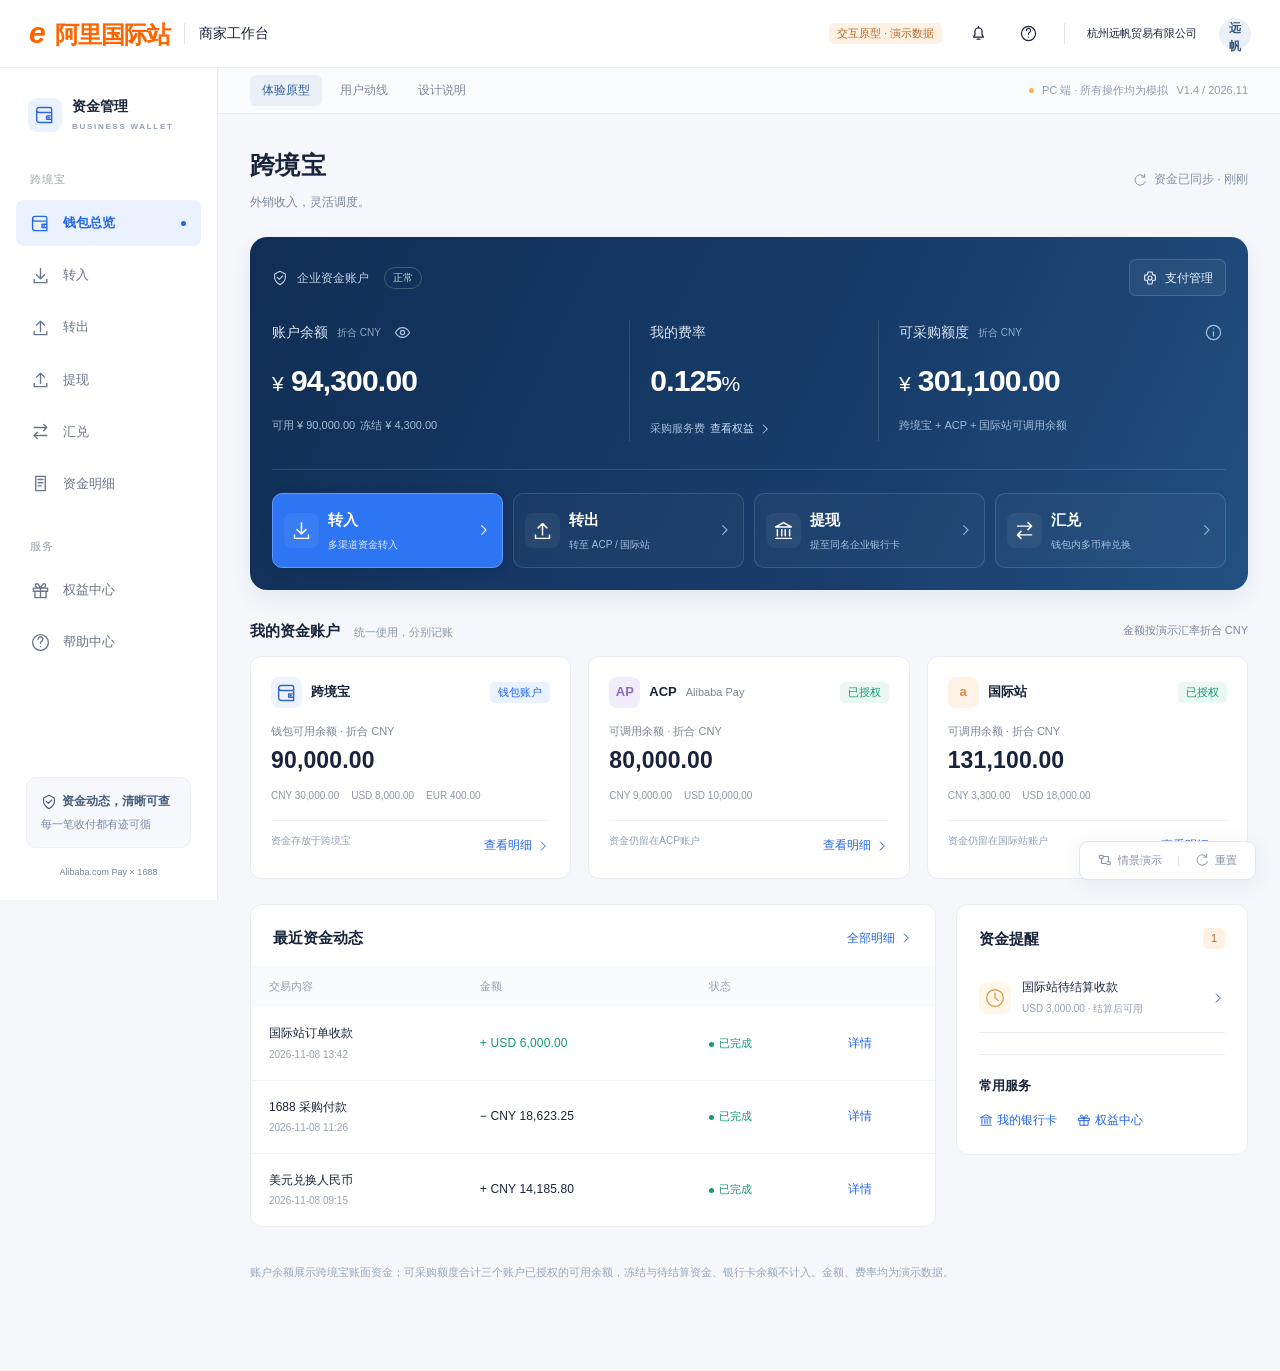
<file: index.html>
<!doctype html>
<html lang="zh-CN">
<head><meta charset="UTF-8"><meta name="viewport" content="width=device-width, initial-scale=1.0"><meta name="theme-color" content="#163a6b"><title>跨境宝 · 外销内采钱包</title><meta name="description" content="阿里国际站外销内采钱包桌面交互原型，包含完整用户动线与异常状态。"><link rel="stylesheet" href="styles.css?v=1.4"></head>
<body><div id="app"></div><div id="overlay"></div><div id="toast" role="status" aria-live="polite"></div><script src="model.js?v=1.4"></script><script src="app.js?v=1.4"></script></body>
</html>
</file>
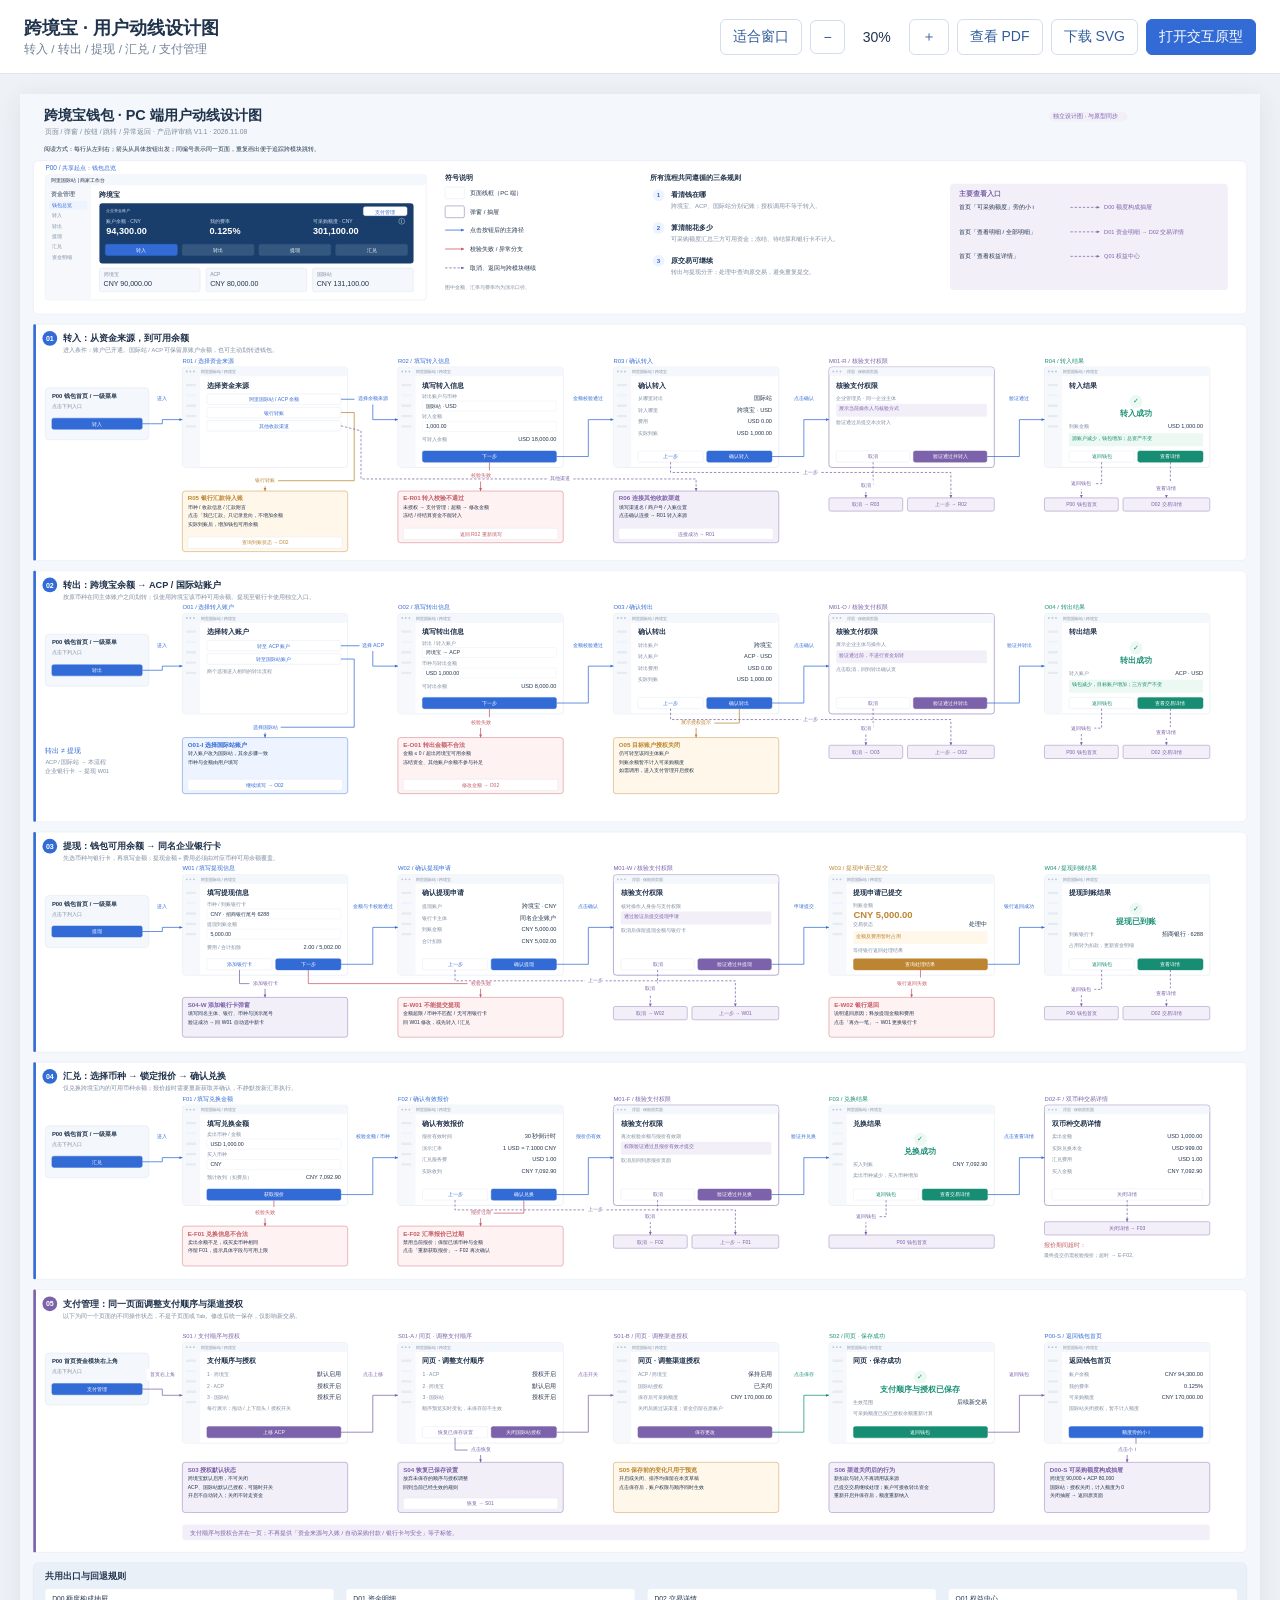
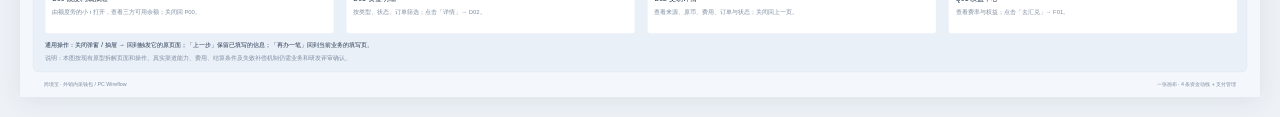
<file: wireflow.html>
<!doctype html>
<html lang="zh-CN">
<head>
<meta charset="UTF-8"><meta name="viewport" content="width=device-width, initial-scale=1.0">
<title>跨境宝 · 用户动线设计图</title>
<style>
*{box-sizing:border-box}body{margin:0;background:#eef2f7;color:#20334c;font:14px -apple-system,BlinkMacSystemFont,"PingFang SC","Microsoft YaHei",sans-serif}header{position:sticky;top:0;z-index:2;background:#fff;border-bottom:1px solid #dce4ef;padding:16px 24px;display:flex;align-items:center;gap:16px;flex-wrap:wrap}h1{font-size:18px;margin:0}small{color:#738299}.controls{margin-left:auto;display:flex;gap:8px;align-items:center;flex-wrap:wrap}button,a{font:inherit;text-decoration:none;border:1px solid #d3ddec;border-radius:6px;padding:8px 12px;background:white;color:#335e9c;cursor:pointer}button:hover,a:hover{background:#edf4ff}.primary{background:#336bd6;color:white;border-color:#336bd6}.primary:hover{background:#295cbf}#canvas{overflow:auto;padding:20px;min-height:calc(100vh - 80px)}#diagram{display:block;max-width:none;box-shadow:0 4px 24px #20334c15}#zoom{font-variant-numeric:tabular-nums;min-width:48px;text-align:center}@media(max-width:700px){header{padding:12px}.controls{margin-left:0}#canvas{padding:8px}}
</style>
</head>
<body>
<header><div><h1>跨境宝 · 用户动线设计图</h1><small>转入 / 转出 / 提现 / 汇兑 / 支付管理</small></div><div class="controls"><button id="fit">适合窗口</button><button id="minus" aria-label="缩小">−</button><span id="zoom" aria-live="polite"></span><button id="plus" aria-label="放大">＋</button><a href="wireflow.pdf" target="_blank" rel="noopener">查看 PDF</a><a href="wireflow.svg" download>下载 SVG</a><a class="primary" href="./">打开交互原型</a></div></header>
<main id="canvas"><img id="diagram" src="wireflow.svg" alt="跨境宝钱包 PC 端用户动线设计图，展示页面、按钮连线、弹窗和异常返回路径"></main>
<script>
const diagram=document.getElementById('diagram'),canvas=document.getElementById('canvas'),zoom=document.getElementById('zoom');let scale=.3,fitMode=true;
function render(){diagram.style.width=Math.round(4200*scale)+'px';zoom.textContent=Math.round(scale*100)+'%'}
function fit(){fitMode=true;scale=Math.max(.08,Math.min(1,(canvas.clientWidth-(innerWidth<700?16:40))/4200));render()}
document.getElementById('fit').onclick=fit;document.getElementById('plus').onclick=()=>{fitMode=false;scale=Math.min(2,scale*1.25);render()};document.getElementById('minus').onclick=()=>{fitMode=false;scale=Math.max(.08,scale/1.25);render()};addEventListener('resize',()=>{if(fitMode)fit()});fit();
</script>
</body></html>
</file>
<file: styles.css>
:root{--ink:#18243b;--muted:#7b879a;--blue:#2466e8;--navy:#183a66;--line:#e9edf3;--bg:#f5f7fb;--green:#179875;--orange:#ee7a30;--red:#d94b52;--radius:14px}*{box-sizing:border-box}body{margin:0;font-family:Inter,-apple-system,BlinkMacSystemFont,"Segoe UI","PingFang SC","Microsoft YaHei",sans-serif;color:var(--ink);background:var(--bg);font-size:14px;line-height:1.55}button,input,select,textarea{font:inherit}button{cursor:pointer}button,a,input,select,textarea{outline-offset:4px}button{border:0;background:none;color:inherit}button:disabled{opacity:.45;cursor:not-allowed}a{color:var(--blue)}h1,h2,h3,h4,p{margin:0}h1{font-size:25px;letter-spacing:.4px;font-weight:650}h2{font-size:18px;font-weight:650}h3{font-size:16px;font-weight:600}h4{font-size:14px}p{line-height:1.8}svg{width:20px;height:20px;fill:none;stroke:currentColor;stroke-width:1.7;stroke-linecap:round;stroke-linejoin:round;flex:none}.topbar{height:68px;background:white;display:flex;align-items:center;justify-content:space-between;padding:0 29px;border-bottom:1px solid var(--line);position:fixed;inset:0 0 auto;z-index:20}.brand{display:flex;align-items:center;gap:14px;font-size:14px}.brandmark{font-size:24px;letter-spacing:-1px;font-weight:800;color:#ff6400}.brandmark em{font-style:italic;font-size:30px;margin-right:5px}.divider{width:1px;height:21px;background:#e1e5ed}.topright{display:flex;align-items:center;gap:22px}.tag{display:inline-flex;align-items:center;gap:5px;font-size:11px;padding:3px 8px;border-radius:5px;background:#eff4fc;color:#60748e;line-height:1.4;white-space:nowrap}.tag.green{background:#eaf7f2;color:var(--green)}.tag.orange{background:#fff1e4;color:#ba6a23}.tag.red{background:#fdeef0;color:var(--red)}.tag.blue{background:#eaf1ff;color:var(--blue)}.avatar{display:grid;place-items:center;width:32px;height:32px;border-radius:50%;color:#3b5a7e;background:#eaf0f8;font-size:12px;font-weight:600}.sidebar{position:fixed;left:0;top:68px;bottom:0;background:#fff;border-right:1px solid var(--line);width:218px;padding:28px 16px 20px;display:flex;flex-direction:column;z-index:10}.workspace{display:flex;align-items:center;gap:10px;padding:0 12px 25px}.workspace .square{width:34px;height:34px;border-radius:9px;background:#eaf1ff;color:#3166d5;display:grid;place-items:center}.eyebrow{font-size:10px;color:#94a0b3;text-transform:uppercase;letter-spacing:1.7px;font-weight:600}.navsection{padding:13px 14px 9px;font-size:11px;color:#9aa4b4;letter-spacing:1px}.navitem{display:flex;gap:13px;align-items:center;width:100%;padding:13px 15px;border-radius:8px;font-size:13px;color:#69758a;margin:3px 0;text-align:left;transition:.16s}.navitem svg{width:19px;height:19px}.navitem:hover{background:#f4f7fc;color:#294665}.navitem.active{background:#eaf1ff;color:var(--blue);font-weight:600}.navitem.active:after{content:'';width:5px;height:5px;background:var(--blue);border-radius:50%;margin-left:auto}.sidebottom{margin-top:auto;padding:15px 10px 0}.sidehelp{padding:14px;background:#f6f8fc;border:1px solid #edf1f7;border-radius:10px;font-size:11px;color:#7b8ca5}.sidehelp b{display:block;color:#465c7c;font-size:12px;margin-bottom:5px}.proto{position:fixed;top:68px;left:218px;right:0;height:46px;background:#fbfcfe;border-bottom:1px solid var(--line);display:flex;align-items:center;justify-content:space-between;padding:0 32px;z-index:15;font-size:12px}.prototabs{display:flex;gap:6px;height:100%;align-items:center}.prototabs button{padding:6px 12px;border-radius:6px;color:#7c889a;font-size:12px}.prototabs button.active{color:#315d9a;background:#eaf0f8}.protohint{display:flex;gap:8px;align-items:center;color:#909caf;font-size:11px}.dot{width:5px;height:5px;display:inline-block;border-radius:50%;background:#f3b44a}.main{margin-left:218px;padding:146px 32px 90px;max-width:1900px}.pagehead{display:flex;justify-content:space-between;align-items:center;margin-bottom:24px}.pagehead p{font-size:12px;color:var(--muted);margin-top:7px}.headright{display:flex;gap:12px;align-items:center;font-size:11px;color:var(--muted)}.btn{border:1px solid #dfe5ef;border-radius:7px;background:white;padding:9px 17px;display:inline-flex;align-items:center;justify-content:center;gap:7px;font-size:12px;font-weight:500;white-space:nowrap;min-height:37px;transition:.15s}.btn:hover{border-color:#a4bee8;background:#f7faff}.btn.primary{background:var(--blue);border-color:var(--blue);color:white;box-shadow:0 2px 4px #2466e818}.btn.primary:hover{background:#1855cf}.btn.light{background:#ffffff1a;border-color:#ffffff42;color:white}.btn.danger{color:var(--red);border-color:#f0c7cd}.btn svg{width:16px;height:16px}.btn.small{padding:6px 11px;min-height:30px;font-size:11px}.textbtn{color:var(--blue);font-size:12px;padding:3px 0;display:inline-flex;gap:4px;align-items:center}.textbtn svg{width:14px;height:14px}.iconbtn{display:inline-flex;align-items:center;justify-content:center;width:28px;height:28px;border-radius:5px}.iconbtn:hover{background:#eef3f9}.iconbtn svg{width:17px;height:17px}.muted{color:var(--muted)}.tiny{font-size:11px}.green{color:var(--green)}.orange{color:var(--orange)}.red{color:var(--red)}.mono{font-variant-numeric:tabular-nums;letter-spacing:.15px}.hero-grid{display:grid;grid-template-columns:minmax(0,2.35fr) minmax(250px,1fr);gap:20px;margin-bottom:19px}.hero{background:linear-gradient(110deg,#173863,#244d7e);border-radius:14px;padding:26px 30px;color:white;position:relative;overflow:hidden;min-height:220px}.hero:after{content:'';position:absolute;right:-90px;top:-220px;width:460px;height:460px;border:1px solid #ffffff0d;border-radius:50%;box-shadow:0 0 0 45px #ffffff03,0 0 0 90px #ffffff03;pointer-events:none}.hero-label{color:#d5e2f2;font-size:12px;display:flex;align-items:center;gap:8px}.hero .balance{font-size:38px;font-weight:600;letter-spacing:1px;margin:8px 0 22px;font-variant-numeric:tabular-nums}.hero .balance small{font-size:19px;font-weight:400;margin-right:8px;color:#c2d5ee}.herobottom{display:flex;gap:28px;align-items:center}.herostat{padding-right:28px;border-right:1px solid #ffffff25}.herostat:last-child{border-right:0}.herostat .label{font-size:11px;color:#b7cbe3}.herostat .value{font-size:20px;font-weight:550;margin-top:4px}.hero .textbtn{color:#c8daf1;font-size:11px}.commerce-card{background:#fff6ef;border:1px solid #fae5d6;border-radius:14px;padding:23px 24px;position:relative;display:flex;flex-direction:column;justify-content:space-between}.commerce-card .commerce-title{font-size:17px;display:flex;gap:10px;align-items:center}.commerce-card .commerce-title svg{color:#d67a31}.commerce-card p{color:#a07b5b;font-size:11px;margin-top:6px}.commerce-flow{display:flex;align-items:center;justify-content:space-between;margin:17px 0;color:#ba906c;font-size:11px;gap:8px}.commerce-flow b{font-size:12px;color:#9c653a;font-weight:550}.commerce-flow svg{width:16px}.commerce-card .btn{background:white;border-color:#f1d8c6;color:#a86a39}.quick-actions{background:white;border:1px solid var(--line);border-radius:12px;display:grid;grid-template-columns:repeat(5,1fr);padding:15px 7px;margin-bottom:27px}.quick-action{display:flex;align-items:center;justify-content:center;gap:12px;text-align:left;padding:5px 12px;border-right:1px solid var(--line);transition:.15s}.quick-action:last-child{border:0}.quick-action:hover{background:#f7faff}.action-icon{display:grid;place-items:center;color:#3672ce;background:#f0f5ff;border-radius:10px;width:40px;height:40px}.quick-action strong{display:block;font-size:13px;font-weight:550}.quick-action span{font-size:10px;color:#91a0b3}.sectionhead{display:flex;align-items:center;justify-content:space-between;margin-bottom:14px;gap:14px}.sectionhead h2{font-size:15px}.sectionhead .meta{font-size:11px;color:#8996a8;margin-left:10px;font-weight:400}.account-grid{display:grid;grid-template-columns:repeat(3,1fr);gap:17px;margin-bottom:25px}.account-card{border:1px solid var(--line);border-radius:11px;background:white;padding:20px;position:relative}.account-top{display:flex;align-items:center;gap:9px;font-size:13px;font-weight:600;margin-bottom:15px}.account-top .tag{margin-left:auto;font-weight:400}.source-icon{border-radius:8px;width:31px;height:31px;display:grid;place-items:center;background:#edf4ff;color:#3665be;font-size:13px;font-weight:700}.source-icon.acp{background:#f2edfc;color:#8970b2}.source-icon.intl{background:#fff2e7;color:#ec853f}.account-value{font-size:23px;font-weight:600;margin:3px 0 9px}.currency-line{display:flex;flex-wrap:wrap;gap:5px 12px;font-size:10px;color:#8c98aa;margin:9px 0 17px}.account-bottom{display:flex;justify-content:space-between;border-top:1px solid #f0f2f6;padding-top:12px;font-size:10px;color:#92a0b2}.lower-grid{display:grid;grid-template-columns:minmax(0,2.35fr) minmax(250px,1fr);gap:20px}.panel{background:white;border:1px solid var(--line);border-radius:12px;padding:23px;margin-bottom:20px;min-width:0}.panel.flush{padding:0;overflow:hidden}.panel-title{padding:21px 22px 16px;display:flex;align-items:center;justify-content:space-between}.panel-title h2{font-size:15px}.table-wrap{overflow:auto}table{width:100%;border-collapse:collapse;text-align:left;font-size:12px;white-space:nowrap}th{background:#fafbfd;color:#91a0b2;font-weight:400;font-size:11px;padding:12px 18px}td{padding:17px 18px;border-bottom:1px solid #f0f3f7}tr:last-child td{border-bottom:0}td .sub{font-size:10px;color:#98a3b4;margin-top:4px}td .title{font-size:12px}.task-item{display:flex;align-items:center;gap:11px;padding:14px 0;border-bottom:1px solid var(--line)}.task-item:last-child{border:0;padding-bottom:0}.task-icon{background:#fff7ec;color:#dca04d;width:32px;height:32px;border-radius:8px;display:grid;place-items:center}.task-item h4{font-size:12px;font-weight:500}.task-item p{font-size:10px;color:#94a0b2;margin-top:3px}.task-item button{margin-left:auto}.benefit{background:linear-gradient(120deg,#eff5ff,#f8fbff)}.benefit .rate{font-size:26px;color:#365d99;display:inline-block;margin:9px 9px 3px 0}.benefit .rate span{font-size:11px}.benefit p{font-size:11px;color:#8d9cb1}.notice{display:flex;gap:10px;align-items:flex-start;border:1px solid #dce7fb;background:#f2f7ff;color:#57749e;border-radius:8px;padding:13px 15px;font-size:12px;line-height:1.8;margin-bottom:21px}.notice svg{width:17px;height:17px;margin-top:2px}.notice.warn{background:#fff9ef;border-color:#f5e5c6;color:#9c7939}.notice.error{background:#fff5f5;border-color:#f2d6d9;color:#b75260}.notice.success{background:#f0faf5;border-color:#d7ecdf;color:#49836b}.form-layout{display:grid;grid-template-columns:minmax(450px,1.75fr) minmax(260px,1fr);gap:22px;align-items:start}.form-panel{padding:28px 32px}.steps{display:flex;align-items:center;margin:4px 0 28px;font-size:12px;color:#a0aaba;gap:14px}.step{display:flex;gap:8px;align-items:center;white-space:nowrap}.step span{width:23px;height:23px;display:grid;place-items:center;border-radius:50%;background:#edf0f5;font-size:11px}.step.active{color:var(--blue)}.step.active span{background:#e8f0ff;color:var(--blue)}.step.done span{background:#eaf7f1;color:var(--green)}.step-line{height:1px;max-width:120px;flex:1;background:var(--line)}.choice-grid{display:grid;grid-template-columns:repeat(2,1fr);gap:14px;margin-bottom:24px}.choice{padding:20px;border:1px solid var(--line);border-radius:10px;display:flex;gap:12px;text-align:left;align-items:flex-start;background:#fff}.choice.selected{border-color:#648ee5;background:#f6f9ff}.choice:hover{border-color:#97b4e6}.choice h3{font-size:14px}.choice p{font-size:11px;color:#8d99a9;margin-top:7px}.choice .radio{margin-left:auto;min-width:15px;width:15px;height:15px;border:1px solid #cbd4e3;border-radius:50%;margin-top:4px}.choice.selected .radio{border:5px solid var(--blue)}.field{margin-bottom:21px}.field label{display:flex;align-items:center;justify-content:space-between;font-size:12px;color:#52627c;margin-bottom:9px}.field input,.field select,.field textarea{width:100%;background:white;border:1px solid #dce3ee;border-radius:7px;color:#24364e;padding:12px 13px;min-height:43px}.field input:focus,.field select:focus,.field textarea:focus{outline:2px solid #bdd2fa;border-color:#6798ef}.field input[readonly]{background:#f7f9fc;color:#8490a2}.field .help{font-size:11px;color:#8e9aab;margin-top:7px}.money-input{display:flex;border:1px solid #dce3ee;border-radius:7px;align-items:center;background:#fff}.money-input:focus-within{outline:2px solid #bdd2fa}.money-input input{border:0!important;outline:0!important;font-size:22px;font-weight:500;min-width:0;width:100%;padding:11px 14px}.money-input .unit{font-size:13px;font-weight:500;color:#465d7c;padding:0 16px;border-left:1px solid var(--line)}.money-input .textbtn{padding-right:14px;white-space:nowrap}.form-row{display:grid;grid-template-columns:1fr 1fr;gap:17px}.formfooter{margin-top:27px;padding-top:23px;border-top:1px solid var(--line);display:flex;align-items:center;gap:12px}.formfooter .btn{min-width:115px}.side-info h3{font-size:14px;margin-bottom:17px}.side-info p{font-size:12px;color:#7d8ba0;margin-bottom:13px}.kv{display:flex;justify-content:space-between;gap:20px;font-size:12px;margin:14px 0;align-items:flex-start}.kv .key{color:#8b98aa;flex:none}.kv .val{text-align:right;overflow-wrap:anywhere}.kv.total{padding-top:17px;border-top:1px solid var(--line);margin-top:18px;font-weight:600}.kv.total .val{font-size:22px}.divider-line{height:1px;background:var(--line);margin:21px 0}.subtabs{display:flex;gap:27px;border-bottom:1px solid var(--line);margin-bottom:24px}.subtabs button{color:#8a98ab;font-size:13px;padding:4px 0 14px}.subtabs button.active{color:var(--blue);border-bottom:2px solid var(--blue);font-weight:550}.order{display:flex;align-items:center;gap:18px;padding:22px;border:1px solid var(--line);border-radius:10px;margin:14px 0;background:white}.order-visual{width:62px;height:62px;display:grid;place-items:center;background:#f4efe7;color:#b9a58b;border-radius:9px}.order-visual svg{width:28px;height:28px}.order-body{flex:1}.order-body h3{font-size:14px;margin-bottom:5px}.order-body p{font-size:11px;color:#8e9caf;margin-top:5px}.order-amount{text-align:right;margin-right:12px}.order-amount strong{font-size:19px;font-weight:550;display:block;margin-bottom:5px}.plan-row{padding:15px 0;border-bottom:1px solid var(--line);display:flex;gap:13px;align-items:flex-start}.plan-row:last-child{border:0}.plan-num{width:22px;height:22px;background:#eff3f9;color:#8b9bb2;display:grid;place-items:center;border-radius:50%;font-size:11px}.plan-name{flex:1;font-size:13px}.plan-name p{color:#99a5b6;font-size:11px;margin-top:4px;line-height:1.8}.plan-amount{font-variant-numeric:tabular-nums;font-size:14px}.checkrow{display:flex;gap:10px;align-items:flex-start;font-size:12px;color:#74839b;margin-top:18px}.checkrow input{margin-top:4px;accent-color:var(--blue)}.error-text{font-size:12px;color:var(--red);margin:12px 0 0}.result{text-align:center;padding:32px 30px 20px}.result-icon{width:66px;height:66px;border-radius:50%;display:grid;place-items:center;margin:0 auto 20px;background:#eaf8f2;color:var(--green)}.result-icon svg{width:29px;height:29px}.result-icon.pending{background:#fff5e7;color:#cf9438}.result-icon.fail{background:#fff0f0;color:#d96771}.result h2{font-size:22px;margin-bottom:11px}.result p{font-size:12px;color:#8c9ab0;max-width:500px;margin:auto}.result .big{font-size:31px;margin:20px 0 25px}.receipt{max-width:580px;margin:22px auto;background:#f8fafd;border-radius:10px;padding:17px 24px;text-align:left}.result-actions{display:flex;gap:12px;justify-content:center;margin-top:25px}.bankcard{border:1px solid var(--line);border-radius:9px;padding:16px 18px;display:flex;align-items:center;gap:12px;margin-bottom:12px;background:white}.bankcard.selected{border-color:#6f96e8;background:#f7faff}.bankcard .bankicon{border-radius:50%;background:#fff0ef;color:#cc6a66;width:36px;height:36px;display:grid;place-items:center}.bankcard p{font-size:11px;color:#99a5b6;margin-top:3px}.bankcard .tag{margin-left:auto}.exchange-box{border:1px solid #e0e7f2;border-radius:11px;padding:20px 22px;background:#fff}.exchange-box .field{margin:0}.exchange-direction{width:35px;height:35px;display:grid;place-items:center;border:1px solid var(--line);background:#f7faff;border-radius:50%;margin:-5px auto;position:relative;color:#5d83bb}.exchange-box.receive{background:#f7faff}.quote-strip{display:flex;align-items:center;justify-content:space-between;font-size:11px;color:#778cac;background:#f4f8fe;padding:12px 15px;margin:22px 0;border-radius:7px}.setting-row{display:flex;align-items:center;gap:18px;padding:22px 0;border-bottom:1px solid var(--line)}.setting-row:last-child{border-bottom:0}.setting-row .content{flex:1}.setting-row h3{font-size:13px;font-weight:550}.setting-row p{font-size:11px;color:#8d9baf;margin-top:7px}.switch{width:35px;height:20px;border-radius:12px;background:#d8dfea;position:relative;flex:none}.switch:after{content:'';position:absolute;top:3px;left:3px;width:14px;height:14px;border-radius:50%;background:white;box-shadow:0 1px 3px #0002}.switch.on{background:var(--blue)}.switch.on:after{left:18px}.sorting{border:1px solid var(--line);border-radius:10px;overflow:hidden;margin:20px 0}.sorting-row{padding:16px 19px;display:flex;gap:13px;align-items:center;border-bottom:1px solid var(--line);background:white}.sorting-row:last-child{border-bottom:0}.sorting-row .handle{color:#bac4d2;font-size:18px}.sorting-row .name{flex:1;font-size:13px}.sorting-row .name p{font-size:10px;color:#98a4b5;margin-top:3px}.sorting-row .moves{display:flex;gap:3px}.sorting-row svg{width:15px}.toolbar{display:flex;align-items:center;gap:12px;margin-bottom:22px;flex-wrap:wrap}.toolbar select,.toolbar input{border:1px solid #dfe6f0;background:#fff;color:#60708b;padding:9px 12px;border-radius:6px;font-size:12px}.toolbar input{flex:1;min-width:160px}.filters-right{margin-left:auto}.status-dot{display:inline-block;width:5px;height:5px;background:currentColor;border-radius:50%;margin-right:5px}.empty{padding:60px;text-align:center;color:#9cabc1;font-size:13px}.benefit-grid{display:grid;grid-template-columns:repeat(3,1fr);gap:20px}.coupon{border:1px solid #d8e5fb;padding:24px;border-radius:12px;background:linear-gradient(120deg,#f5f9ff,#fff)}.coupon .coupon-value{font-size:29px;color:#3a68ae;margin:15px 0 5px}.coupon p{font-size:11px;color:#8e9eb3;margin-bottom:20px}.designbar{position:fixed;bottom:20px;right:24px;display:flex;align-items:center;gap:6px;z-index:25;background:#fff;box-shadow:0 4px 25px #233e6d12;border:1px solid #dee7f3;border-radius:9px;padding:5px 9px;font-size:11px;color:#8393a9}.designbar button{padding:5px 9px;display:flex;gap:6px;align-items:center}.designbar svg{width:14px;height:14px}.scenario-pop{position:fixed;bottom:66px;right:24px;width:286px;background:white;border:1px solid var(--line);box-shadow:0 12px 45px #2537551a;border-radius:12px;padding:18px;z-index:30}.scenario-pop h3{font-size:13px;margin-bottom:5px}.scenario-pop p{font-size:11px;color:#9aa7ba;margin-bottom:13px}.scenario-pop button{display:flex;width:100%;text-align:left;padding:10px;border-radius:6px;font-size:12px;margin-top:3px}.scenario-pop button:hover{background:#f2f6ff}.modal-bg{position:fixed;inset:0;background:#17294259;z-index:60;display:flex;align-items:center;justify-content:center;padding:30px;backdrop-filter:blur(2px)}.modal{width:520px;background:white;border-radius:14px;box-shadow:0 25px 90px #10213d29;max-height:88vh;overflow:auto}.modal.wide{width:700px}.modal-head{display:flex;align-items:center;justify-content:space-between;border-bottom:1px solid var(--line);padding:20px 25px}.modal-head h2{font-size:17px}.modal-body{padding:24px 27px}.modal-foot{display:flex;justify-content:flex-end;gap:10px;padding:18px 25px;border-top:1px solid var(--line)}.drawer-bg{justify-content:flex-end;padding:0;background:#1729423d;backdrop-filter:none}.drawer{height:100%;max-height:100vh;border-radius:0;width:480px}.drawer .modal-body{padding:24px}.timeline{border-left:1px solid #dce6f5;margin:24px 0 10px 8px;padding-left:24px}.timeline-item{position:relative;padding-bottom:23px;font-size:12px}.timeline-item:before{content:'';position:absolute;width:7px;height:7px;left:-28px;top:6px;background:#6e9ce3;border-radius:50%;box-shadow:0 0 0 4px white}.timeline-item p{font-size:11px;color:#97a6ba;margin-top:4px}#toast{position:fixed;top:131px;left:calc(50% + 80px);transform:translate(-50%,-10px);opacity:0;pointer-events:none;background:#203751;color:#fff;border-radius:8px;padding:12px 23px;box-shadow:0 5px 20px #17305122;z-index:90;font-size:12px;transition:.2s;max-width:80vw}#toast.show{opacity:1;transform:translate(-50%,0)}.flowpage{background-image:radial-gradient(#cdd8e5 .7px,transparent .7px);background-size:16px 16px;min-height:calc(100vh - 114px);margin:-32px;padding:32px}.flowtabs{display:flex;gap:7px;flex-wrap:wrap;margin:25px 0}.flowtabs button{background:#fff;border:1px solid #e0e7f1;border-radius:6px;font-size:12px;padding:8px 14px;color:#6a7c95}.flowtabs button.active{background:#274b7b;border-color:#274b7b;color:white}.flowintro{border-left:3px solid #4d7ebc;padding-left:15px;margin:24px 0}.flowintro p{font-size:12px;color:#7e90a7;margin-top:6px;max-width:850px}.frames{display:grid;grid-template-columns:repeat(4,minmax(0,1fr));gap:27px;align-items:start;margin:30px 0}.frame-wrap{position:relative;min-width:0}.frame-wrap:not(:last-child):after{content:'→';position:absolute;right:-24px;top:155px;color:#8ca5c8;font-size:20px}.frame-label{display:flex;align-items:center;justify-content:space-between;font-size:10px;color:#7c8fa9;margin-bottom:10px}.frame{background:#fff;border:1px solid #d6e0ed;border-radius:7px;min-height:287px;overflow:hidden;box-shadow:0 5px 13px #284c7205;cursor:pointer;transition:.2s}.frame:hover{transform:translateY(-3px);border-color:#6795d5;box-shadow:0 6px 20px #284c7215}.mini-top{height:25px;background:#fafbfd;border-bottom:1px solid #eef1f5;display:flex;align-items:center;gap:3px;padding:0 9px}.mini-top i{width:3px;height:3px;border-radius:50%;background:#c6d2e3}.mini-top span{font-size:6px;margin-left:6px;color:#8293aa}.mini-body{padding:20px 17px}.mini-body h4{font-size:12px;margin-bottom:17px}.mini-label{font-size:8px;color:#94a3b8;margin:10px 0 5px}.mini-value{font-size:16px;font-weight:600}.mini-field{border:1px solid #e3eaf3;border-radius:4px;padding:8px 9px;font-size:9px;color:#6e84a3;margin:8px 0}.mini-card{background:#edf3fc;border-radius:5px;padding:12px;margin:10px 0;color:#4f709e;font-size:9px}.mini-button{background:#3975d6;border-radius:4px;padding:7px;text-align:center;color:white;font-size:9px;margin-top:19px}.mini-result{text-align:center;padding:13px 0}.mini-result b{display:block;background:#edf7f2;color:#56a484;width:30px;height:30px;border-radius:50%;margin:0 auto 13px;padding-top:4px;font-size:14px}.frame-caption{padding:12px 2px;font-size:11px;color:#7386a2;line-height:1.8}.branch-grid{display:grid;grid-template-columns:repeat(3,1fr);gap:15px;margin:18px 0 25px}.branch{background:#fff;border:1px solid #e5dfd3;border-left:3px solid #dca757;border-radius:7px;padding:17px 18px;cursor:pointer}.branch h4{font-size:12px;color:#8e734b;margin-bottom:6px}.branch p{font-size:11px;color:#929caf;line-height:1.8}.spec-grid{display:grid;grid-template-columns:repeat(2,1fr);gap:21px}.spec-card{background:white;border:1px solid var(--line);border-radius:12px;padding:25px}.spec-card h3{font-size:15px;margin-bottom:15px}.spec-card p{font-size:12px;color:#7b8ba3;line-height:1.95;margin-top:12px}.spec-card b{color:#425d7b}.formula{background:#f3f7fc;padding:15px;border-radius:7px;font-size:12px;color:#4f6e96;margin:16px 0}.spec-table td{white-space:normal;font-size:12px;line-height:1.9;vertical-align:top}.spec-table th{font-size:12px}.design-note{font-size:11px;color:#98a7bc;margin-top:17px}.privacy{filter:blur(7px);user-select:none}.statsbar{display:flex;gap:20px;align-items:center}.statsbar>div{padding-right:22px;border-right:1px solid var(--line)}.statsbar>div:last-child{border:0}.statsbar b{display:block;font-size:19px;font-weight:550;margin-top:5px}.flow-link{padding:15px 17px;border:1px solid #dbe6f5;background:#f6f9ff;border-radius:8px;font-size:12px;color:#557aa8;display:flex;justify-content:space-between;align-items:center;margin-bottom:20px}.help-list details{border-bottom:1px solid var(--line);padding:18px 0}.help-list summary{cursor:pointer;font-size:13px}.help-list p{font-size:12px;color:#7e90a8;margin-top:13px}.finish-note{padding:14px 18px;background:#f4f8ff;border-radius:8px;font-size:12px;color:#6a84a9;margin-top:21px}.account-route{margin:20px 0;padding:17px;border:1px solid var(--line);border-radius:8px}.account-route select{width:100%;padding:10px;margin-top:10px;border:1px solid var(--line);border-radius:6px;background:white;font-size:12px}.sepline{padding-top:16px;border-top:1px solid var(--line);margin-top:16px}.pending-banner{padding:14px 18px;border-radius:8px;background:#fff8ea;border:1px solid #f5e4bf;color:#a07a35;margin-bottom:20px;font-size:12px}.mobile-warning{display:none}
@media(min-width:1600px){.main{padding-left:48px;padding-right:48px}.proto{padding-left:48px;padding-right:48px}.hero{min-height:230px}.hero .balance{font-size:44px}.account-card{padding:24px}.currency-line{font-size:11px}.main:not(.review){max-width:1850px}}@media(max-width:1180px){.sidebar{width:190px}.main{margin-left:190px;padding-left:22px;padding-right:22px}.proto{left:190px;padding:0 22px}.hero-grid,.lower-grid{grid-template-columns:minmax(0,1.8fr) minmax(240px,1fr)}.hero{padding:25px}.hero .balance{font-size:33px}.herobottom{gap:14px}.herostat{padding-right:14px}.quick-action{gap:8px;padding:5px 8px}.quick-action span{display:none}.frames{gap:17px}.frame-wrap:not(:last-child):after{right:-17px;font-size:16px}.account-card{padding:17px}.account-value{font-size:21px}.account-top{font-size:12px}.account-top .tag{font-size:9px}.form-layout{grid-template-columns:minmax(380px,1.65fr) minmax(240px,1fr)}.form-panel{padding:25px}.protohint span:last-child{display:none}}@media(max-width:950px){.sidebar{width:174px;padding:24px 10px}.main{margin-left:174px}.proto{left:174px}.hero-grid,.lower-grid{grid-template-columns:1fr}.commerce-card{display:none}.account-grid{gap:10px}.account-card{padding:14px}.account-top .tag{display:none}.form-layout{grid-template-columns:1fr}.form-layout>aside{display:none}.topright{gap:12px}.topright .tiny{display:none}.spec-grid{grid-template-columns:1fr}.frames{grid-template-columns:repeat(2,1fr);gap:24px}.frame-wrap:nth-child(2):after{display:none}.benefit-grid{grid-template-columns:1fr}.branch-grid{grid-template-columns:1fr}.hero .balance{font-size:38px}}@media(max-width:650px){.topbar{padding:0 16px;height:60px}.brandmark{font-size:18px}.brandmark em{font-size:23px}.brand .brandcontext,.topright .company{display:none}.sidebar{top:105px;width:61px;padding:15px 7px}.workspace,.navsection,.navitem span,.sidebottom{display:none}.navitem{padding:13px;justify-content:center}.navitem.active:after{display:none}.proto{top:60px;left:0;padding:0 10px}.protohint{display:none}.main{margin-left:61px;padding:127px 16px 90px}.pagehead{align-items:flex-start}.pagehead h1{font-size:22px}.headright{display:none}.hero{padding:22px}.hero .balance{font-size:28px}.herostat .value{font-size:16px}.herobottom{gap:10px}.herostat{padding-right:10px}.hero-label{font-size:11px}.quick-actions{grid-template-columns:repeat(5,1fr);gap:0;padding:10px 2px}.quick-action{flex-direction:column;padding:5px 2px;gap:8px}.quick-action strong{font-size:10px}.action-icon{height:29px;width:29px}.action-icon svg{width:16px}.account-grid{grid-template-columns:1fr}.account-card{padding:17px}.account-top .tag{display:inline-flex}.account-value{font-size:24px}.form-panel{padding:18px}.choice-grid{grid-template-columns:1fr}.choice{padding:15px}.form-row{grid-template-columns:1fr;gap:0}.steps{gap:7px;font-size:10px}.step{gap:5px}.steps .step-line{max-width:24px}.order{padding:13px;gap:10px;flex-wrap:wrap}.order-visual{width:40px;height:40px}.order-amount strong{font-size:15px}.order .btn{margin-left:auto}.order-body{min-width:140px}.flowpage{margin:-16px;padding:16px}.frames{grid-template-columns:1fr}.frame-wrap:after{display:none}.proto .prototabs button{font-size:11px;padding:6px 10px}.designbar{right:12px;bottom:12px}.hero .textbtn{font-size:10px}.result{padding:20px 5px}.result-actions{flex-wrap:wrap}.modal-bg{padding:15px}.modal{width:100%}.drawer-bg{padding:0}.drawer{max-width:95vw}.spec-card{padding:19px}.topright .tag{font-size:9px}.formfooter .btn{min-width:90px}.sectionhead .meta{display:none}.mini-body{padding:20px}.frame{min-height:260px}}
@media print{.topbar,.sidebar,.proto,.designbar,.scenario-pop{display:none}.main{margin:0;padding:0}.pagehead{break-after:avoid}.panel,.frame-wrap,.spec-card{break-inside:avoid}.flowpage{background:none;margin:0;padding:0}.flowtabs{display:none}.frames{grid-template-columns:repeat(4,1fr)}.btn{display:none}}

.hero-label>span{display:flex;align-items:center;gap:5px}.sidehelp b{display:flex;gap:5px;align-items:center}.sidehelp b svg{width:16px;height:16px}.branch h4{display:flex;justify-content:space-between;align-items:center}.branch h4 svg{width:15px;height:15px}.headright>svg{width:16px;height:16px}

.field-head{display:flex;align-items:center;justify-content:space-between;font-size:12px;color:#52627c;margin-bottom:9px}

/* Wallet V1.1: metrics and operations form one desktop module. */
.sync-state{display:inline-flex;align-items:center;gap:7px;color:#8593a9;font-size:12px}.sync-state svg{width:14px;height:14px}
.wallet-panel{background:linear-gradient(115deg,#102e55 0%,#193e6c 65%,#215081 100%);color:#fff;border-radius:17px;padding:24px 30px 26px;margin-bottom:29px;box-shadow:0 9px 22px #163a6b14;overflow:hidden}
.wallet-panel-top{display:flex;align-items:center;justify-content:space-between;margin-bottom:24px}.wallet-panel-top>span{display:flex;align-items:center;gap:9px;font-size:12px;color:#bdcfe5}.wallet-panel-top svg{width:16px;height:16px}.wallet-status{padding:2px 8px;margin-left:6px;border:1px solid #70929d77;border-radius:20px;color:#a8dfce;font-size:10px}.wallet-manage.btn{background:#ffffff0d;border:1px solid #ffffff26;color:#e6efff;font-size:12px;padding:8px 12px;border-radius:7px}.wallet-manage.btn:hover{background:#ffffff1b}.wallet-metrics{display:grid;grid-template-columns:1.15fr .8fr 1.12fr;margin-bottom:28px}.wallet-stat{padding:0 26px;border-left:1px solid #ffffff21;min-width:0}.wallet-stat:first-child{padding-left:0;border:0}.wallet-stat:last-child{padding-right:0}.wallet-stat-label{height:25px;display:flex;align-items:center;gap:9px;color:#d8e4f3;font-size:14px}.wallet-stat-label>span{font-size:10px;color:#91abc9}.wallet-stat-label .iconbtn{color:#adc3e0;width:25px;height:25px;padding:4px}.wallet-stat-label .quota-info{margin-left:auto}.wallet-number{font-size:35px;font-weight:650;line-height:1.3;letter-spacing:-.8px;margin:16px 0}.wallet-number small{font-size:21px;margin-right:8px;font-weight:400}.wallet-stat-note{color:#a2bbd7;font-size:11px;line-height:1.7;display:flex;gap:13px;align-items:center;flex-wrap:wrap}.wallet-stat-note .textbtn{color:#c9ddf9;font-size:11px}.wallet-operations{border-top:1px solid #ffffff20;display:grid;grid-template-columns:repeat(4,1fr);gap:14px;padding-top:23px}.wallet-operation{display:flex;align-items:center;gap:13px;border:1px solid #ffffff22;border-radius:10px;padding:16px;background:#ffffff07;color:#fff;text-align:left;cursor:pointer;transition:background .15s}.wallet-operation:hover{background:#ffffff15}.wallet-operation.emphasized{background:#2e75f3;border-color:#6098ff;box-shadow:0 3px 12px #081e5c25}.wallet-operation.emphasized:hover{background:#4488ff}.operation-icon{width:35px;height:35px;display:flex;align-items:center;justify-content:center;background:#ffffff0e;border-radius:8px;flex-shrink:0}.operation-icon svg{width:21px;height:21px}.wallet-operation strong{display:block;font-size:15px;font-weight:600}.wallet-operation small{display:block;color:#a4bfdc;font-size:10px;margin-top:6px;white-space:nowrap}.wallet-operation.emphasized small{color:#dce9ff}.wallet-operation>svg{margin-left:auto;width:15px;flex-shrink:0;color:#90b2d8}.wallet-operation.emphasized>svg{color:#eaf2ff}.service-links{display:flex;gap:20px;flex-wrap:wrap}.quota-source{padding:12px 0;border-bottom:1px solid #eef1f7}.quota-source .kv{padding:0 0 8px}
.management-layout{display:grid;grid-template-columns:minmax(570px,1fr) 320px;gap:24px;align-items:start}.management-panel{padding:28px}.management-list{margin-top:24px}.management-row{display:flex;align-items:center;gap:12px;border:1px solid #e1e8f3;padding:19px 16px;border-radius:10px;margin-bottom:12px;background:white}.management-row:hover{border-color:#b6c9e5}.disabled-source{background:#f8f9fc}.disabled-source .source-icon{opacity:.55}.drag-handle{color:#a4b1c4;font-size:24px;cursor:grab}.order-index{font-size:12px;color:#8d9cb2;width:13px}.management-source{min-width:0;flex:1}.management-source h3{font-size:14px}.management-source small{font-weight:400;color:#91a0b3;font-size:10px;margin-left:6px}.management-source p{font-size:11px;color:#8290a7;margin-top:7px}.reorder-buttons{display:flex;gap:5px}.reorder-buttons .btn{padding:5px;width:29px;height:29px;min-width:0}.reorder-buttons svg{width:15px;height:15px}.authorization-control{min-width:66px;display:flex;flex-direction:column;align-items:center;gap:7px;margin-left:8px;padding-left:15px;border-left:1px solid #e7ecf4}.authorization-control>span{font-size:10px;color:#8090a7}.authorization-control .switch:disabled{opacity:.55;cursor:default}.management-preview{margin-top:0!important}.payment-order-preview{display:flex;flex-direction:column;gap:10px;margin:20px 0}.payment-order-preview>div{display:flex;align-items:center;gap:12px;font-size:13px;padding:12px;background:#f5f8fe;border-radius:8px}.payment-order-preview span{display:flex;align-items:center;justify-content:center;border-radius:50%;width:23px;height:23px;background:#e6efff;color:#5484ce;font-size:10px}.management-preview .kv.total{display:block}.management-preview .kv.total .val{display:block;font-size:23px;margin-top:13px}
@media(max-width:1400px){.wallet-panel{padding:22px}.wallet-number{font-size:30px}.wallet-stat{padding:0 20px}.wallet-operation{gap:9px;padding:14px 11px}.wallet-operations{gap:10px}.wallet-stat-note{gap:5px}.management-layout{grid-template-columns:minmax(530px,1fr) 280px;gap:18px}.management-panel{padding:22px}}
@media(max-width:1180px){.wallet-number{font-size:26px}.wallet-number small{font-size:17px}.wallet-operation>svg{display:none}.wallet-stat{padding:0 15px}.wallet-stat-label{gap:5px}.wallet-stat-label>span{font-size:9px}.management-layout{grid-template-columns:1fr}.management-preview{max-width:none}.wallet-stat-note{font-size:10px}}
@media(max-width:750px){.wallet-metrics{grid-template-columns:1fr;gap:22px}.wallet-stat{border-left:0!important;padding:0!important}.wallet-stat-label .quota-info{margin-left:0}.wallet-number{font-size:32px;margin:10px 0}.wallet-operations{grid-template-columns:repeat(2,1fr)}.management-row{gap:8px;padding:14px 10px;flex-wrap:wrap}.management-source{min-width:120px}.management-panel{padding:16px}.drag-handle{display:none}.wallet-panel-top{gap:8px}.wallet-operation small{white-space:normal}}

/* Procurement-account bindings, within the single payment-management page. */
.linked-accounts-panel{margin-top:26px;padding:0;scroll-margin-top:120px;overflow:hidden}.linked-accounts-head{display:flex;align-items:center;justify-content:space-between;gap:22px;padding:25px 28px;border-bottom:1px solid #edf1f7}.linked-accounts-title{display:flex;align-items:center;gap:14px}.linked-accounts-title h2{display:flex;gap:12px;align-items:center;font-size:17px}.linked-accounts-title p{font-size:12px;color:#8795ab;margin-top:9px}.binding-logo{display:inline-flex;align-items:center;justify-content:center;width:47px;height:43px;flex-shrink:0;border-radius:10px;background:#fff1e6;color:#ff6b18;font-size:15px;font-weight:750;letter-spacing:-.8px}.binding-overview{display:flex;align-items:center;gap:13px;margin:3px 0 15px}.binding-overview b{font-size:13px}.binding-overview p{margin:6px 0 0!important;font-size:11px}.binding-table th{background:#fafbfd;font-size:12px;white-space:nowrap}.binding-table td{padding:22px 24px;font-size:12px;vertical-align:middle}.binding-table th:first-child,.binding-table td:first-child{padding-left:28px}.binding-table .sub{font-size:11px;line-height:1.6;margin-top:7px}.binding-table .title{font-size:13px}.binding-row-actions{display:flex;gap:16px;align-items:center;white-space:nowrap}.binding-link-danger.btn{padding:0;background:none;border:none;box-shadow:none;color:#b96868;font-size:12px;min-width:0;line-height:1.7}.binding-link-danger.btn:hover{color:#a63e3e;text-decoration:underline}.binding-danger.btn{background:#c85b5b;border-color:#c85b5b;color:#fff}.binding-danger.btn:hover{background:#b64b4b}.binding-footer-note{display:flex;align-items:flex-start;gap:9px;padding:17px 28px;background:#f9fbfe;color:#8090a8;font-size:11px;line-height:1.9;border-top:1px solid #edf1f7}.binding-footer-note svg{width:15px;height:15px;flex-shrink:0;margin-top:3px}.binding-empty{text-align:center;padding:38px 22px}.binding-empty>svg{width:35px;height:35px;color:#91acd3;margin-bottom:14px}.binding-empty h3{font-size:15px}.binding-empty p{font-size:12px;color:#8795ab;margin:12px 0 20px}.binding-modal-brand{display:flex;align-items:center;gap:14px;margin:0 0 25px}.binding-modal-brand h3{font-size:16px}.binding-modal-brand p{font-size:11px;color:#8997ac;margin-top:7px}.binding-scope{padding:17px 19px;border-radius:8px;background:#f5f8fe;margin:18px 0}.binding-scope h3{font-size:13px;margin-bottom:10px}.binding-scope ul{padding-left:18px;margin:0;font-size:12px;color:#71839e;line-height:1.9}.binding-scope li+li{margin-top:6px}.binding-success{text-align:center;padding:16px 0 24px}.binding-success>svg{width:52px;height:52px;color:#2c9f7b;background:#edf9f3;border-radius:50%;padding:14px;stroke-width:2}.binding-success h3{font-size:19px;margin-top:18px}.binding-success p{color:#8191a8;font-size:12px;margin-top:12px}
@media(max-width:900px){.linked-accounts-head{align-items:flex-start;flex-wrap:wrap;padding:20px}.linked-accounts-title h2{font-size:15px;flex-wrap:wrap}.binding-table{min-width:780px}.binding-footer-note{padding:16px 20px}}

/* Payment-management tabs keep each management task in its own panel. */
.management-tabs{display:flex;align-items:center;gap:30px;border-bottom:1px solid #dfe6f1;margin:0 0 24px}.management-tab{position:relative;display:inline-flex;align-items:center;justify-content:center;padding:15px 4px 16px;border:0;border-bottom:3px solid transparent;background:transparent;color:#7b899e;font:inherit;font-size:14px;cursor:pointer;margin-bottom:-1px;white-space:nowrap}.management-tab:hover{color:#2466e8}.management-tab.active{color:#2466e8;border-bottom-color:#2466e8;font-weight:650}.management-tab:focus-visible{outline:2px solid #94b8f6;outline-offset:3px;border-radius:4px}.management-tab-panel:focus{outline:none}.management-tab-panel>.linked-accounts-panel{margin-top:0}.management-tab-panel{min-height:320px}@media(max-width:600px){.management-tabs{gap:23px}.management-tab{font-size:13px}}
</file>
